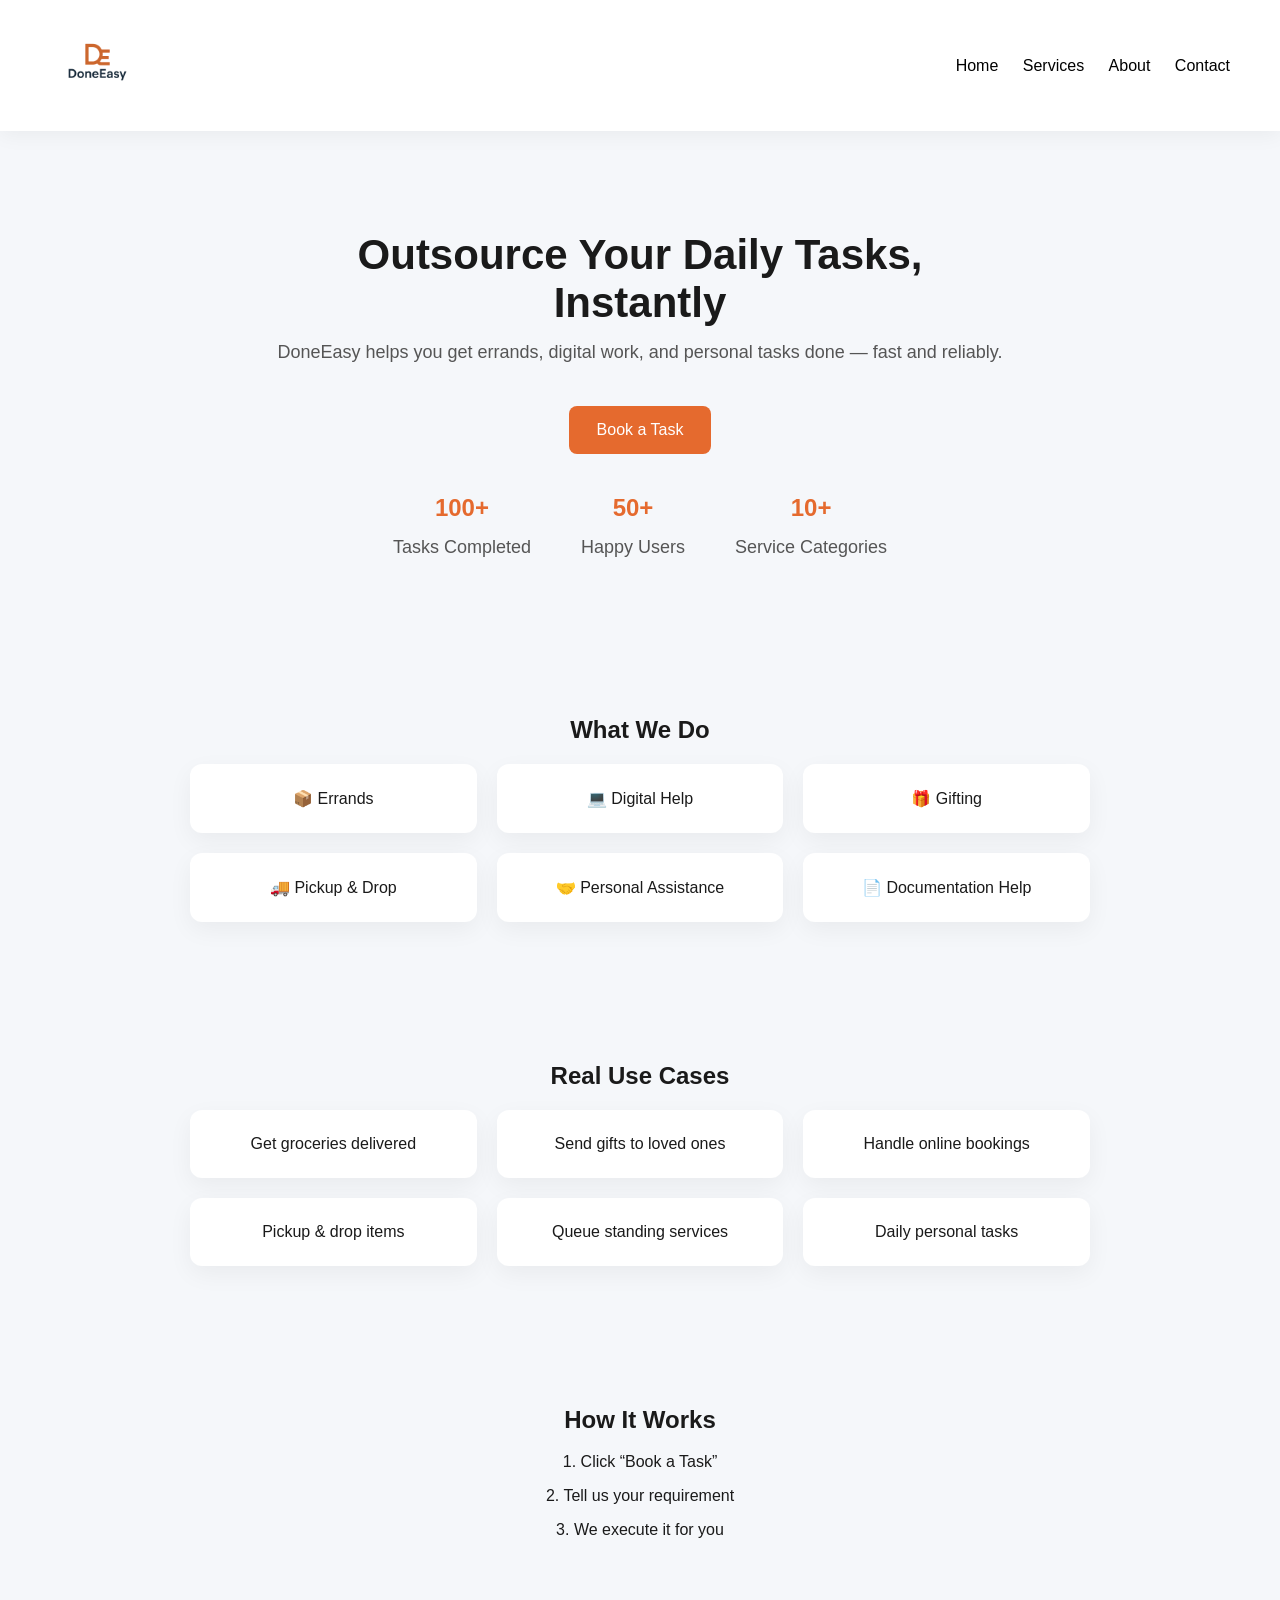
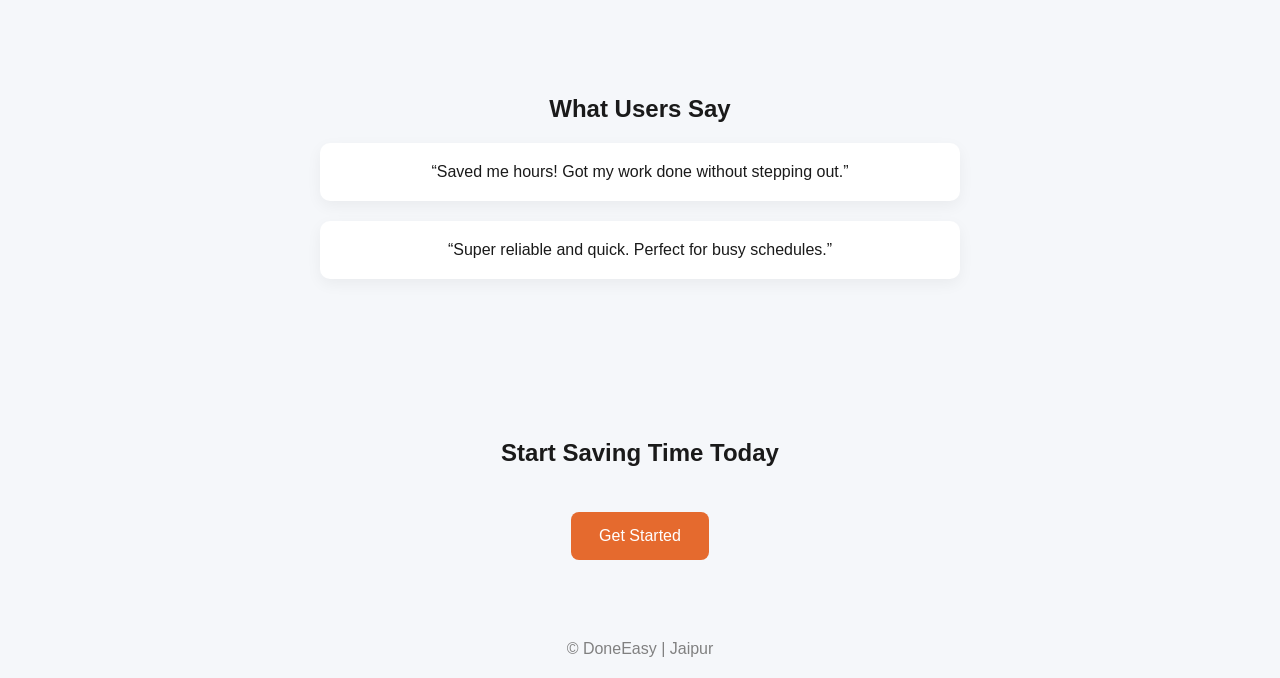
<file: index.html>
<!DOCTYPE html>
<html lang="en">
<head>
  <meta charset="UTF-8">
  <title>DoneEasy</title>
  <meta name="viewport" content="width=device-width, initial-scale=1.0">

  <style>
    body {
      margin: 0;
      font-family: 'Segoe UI', sans-serif;
      background: #F5F7FA;
      color: #1A1A1A;
    }

    /* NAVBAR */
   nav {
  display: flex;
  justify-content: space-between;
  align-items: center;

  padding: 18px 50px;
  background: white;
  box-shadow: 0 4px 20px rgba(0,0,0,0.05);
}

.logo {
  height: 95px;
}
    nav a {
      margin-left: 20px;
      text-decoration: none;
      color: black;
      font-weight: 500;
    }

    nav a:hover {
      color: #E56A2E;
    }

    /* HERO */
    .hero {
      text-align: center;
      padding: 100px 20px 60px;
    }

    .hero h1 {
      font-size: 42px;
      max-width: 700px;
      margin: auto;
    }

    .hero p {
      margin-top: 15px;
      color: #555;
      font-size: 18px;
    }

    .btn {
      background: #E56A2E;
      color: white;
      padding: 15px 28px;
      border: none;
      border-radius: 8px;
      font-size: 16px;
      margin-top: 25px;
      cursor: pointer;
      transition: 0.3s;
    }

    .btn:hover {
      background: #cf5a22;
    }

    section {
      padding: 60px 20px;
      text-align: center;
    }

    .grid {
      display: grid;
      grid-template-columns: repeat(3, 1fr);
      gap: 20px;
      max-width: 900px;
      margin: auto;
    }

    .card {
      background: white;
      padding: 25px;
      border-radius: 12px;
      box-shadow: 0 8px 25px rgba(0,0,0,0.05);
      transition: 0.3s;
    }

    .card:hover {
      transform: translateY(-5px);
    }

    /* STATS */
    .stats {
      display: flex;
      justify-content: center;
      gap: 50px;
      margin-top: 40px;
    }

    .stat h2 {
      color: #E56A2E;
      margin: 0;
    }

    /* TESTIMONIAL */
    .testimonial {
      max-width: 600px;
      margin: 20px auto;
      background: white;
      padding: 20px;
      border-radius: 10px;
      box-shadow: 0 5px 15px rgba(0,0,0,0.05);
    }

    footer {
      text-align: center;
      padding: 20px;
      color: gray;
    }

    /* MOBILE */
    @media(max-width:768px){
      .grid {
        grid-template-columns: 1fr;
      }

      .stats {
        flex-direction: column;
        gap: 20px;
      }

      .hero h1 {
        font-size: 28px;
      }
    }
  </style>
</head>

<body>

<!-- NAVBAR -->
<nav>
  <img src="logo.png" class="logo">

  <div>
    <a href="#">Home</a>
    <a href="#">Services</a>
   <a href="about us.html">About</a>
    <a href="#">Contact</a>
  </div>
</nav>

<!-- HERO -->
<section class="hero">
  <h1>Outsource Your Daily Tasks, Instantly</h1>
  <p>DoneEasy helps you get errands, digital work, and personal tasks done — fast and reliably.</p>

  <a href="https://wa.me/919772125109?text=Hi%2C%20I%20would%20like%20to%20book%20a%20service%20with%20DoneEasy" target="_blank">
    <button class="btn">Book a Task</button>
  </a>

  <div class="stats">
    <div class="stat">
      <h2>100+</h2>
      <p>Tasks Completed</p>
    </div>
    <div class="stat">
      <h2>50+</h2>
      <p>Happy Users</p>
    </div>
    <div class="stat">
      <h2>10+</h2>
      <p>Service Categories</p>
    </div>
  </div>
</section>

<!-- SERVICES -->
<section>
  <h2>What We Do</h2>

  <div class="grid">
    <div class="card">📦 Errands</div>
    <div class="card">💻 Digital Help</div>
    <div class="card">🎁 Gifting</div>
    <div class="card">🚚 Pickup & Drop</div>
    <div class="card">🤝 Personal Assistance</div>
    <div class="card">📄 Documentation Help</div>
  </div>
</section>

<!-- USE CASES -->
<section>
  <h2>Real Use Cases</h2>

  <div class="grid">
    <div class="card">Get groceries delivered</div>
    <div class="card">Send gifts to loved ones</div>
    <div class="card">Handle online bookings</div>
    <div class="card">Pickup & drop items</div>
    <div class="card">Queue standing services</div>
    <div class="card">Daily personal tasks</div>
  </div>
</section>

<!-- HOW -->
<section>
  <h2>How It Works</h2>
  <p>1. Click “Book a Task”</p>
  <p>2. Tell us your requirement</p>
  <p>3. We execute it for you</p>
</section>

<!-- TESTIMONIALS -->
<section>
  <h2>What Users Say</h2>

  <div class="testimonial">
    “Saved me hours! Got my work done without stepping out.”
  </div>

  <div class="testimonial">
    “Super reliable and quick. Perfect for busy schedules.”
  </div>
</section>

<!-- CTA -->
<section>
  <h2>Start Saving Time Today</h2>

  <a href="https://wa.me/919772125109?text=Hi%2C%20I%20would%20like%20to%20book%20a%20service%20with%20DoneEasy" target="_blank">
    <button class="btn">Get Started</button>
  </a>
</section>

<!-- FOOTER -->
<footer>
  © DoneEasy | Jaipur
</footer>

</body>
</html>
</file>
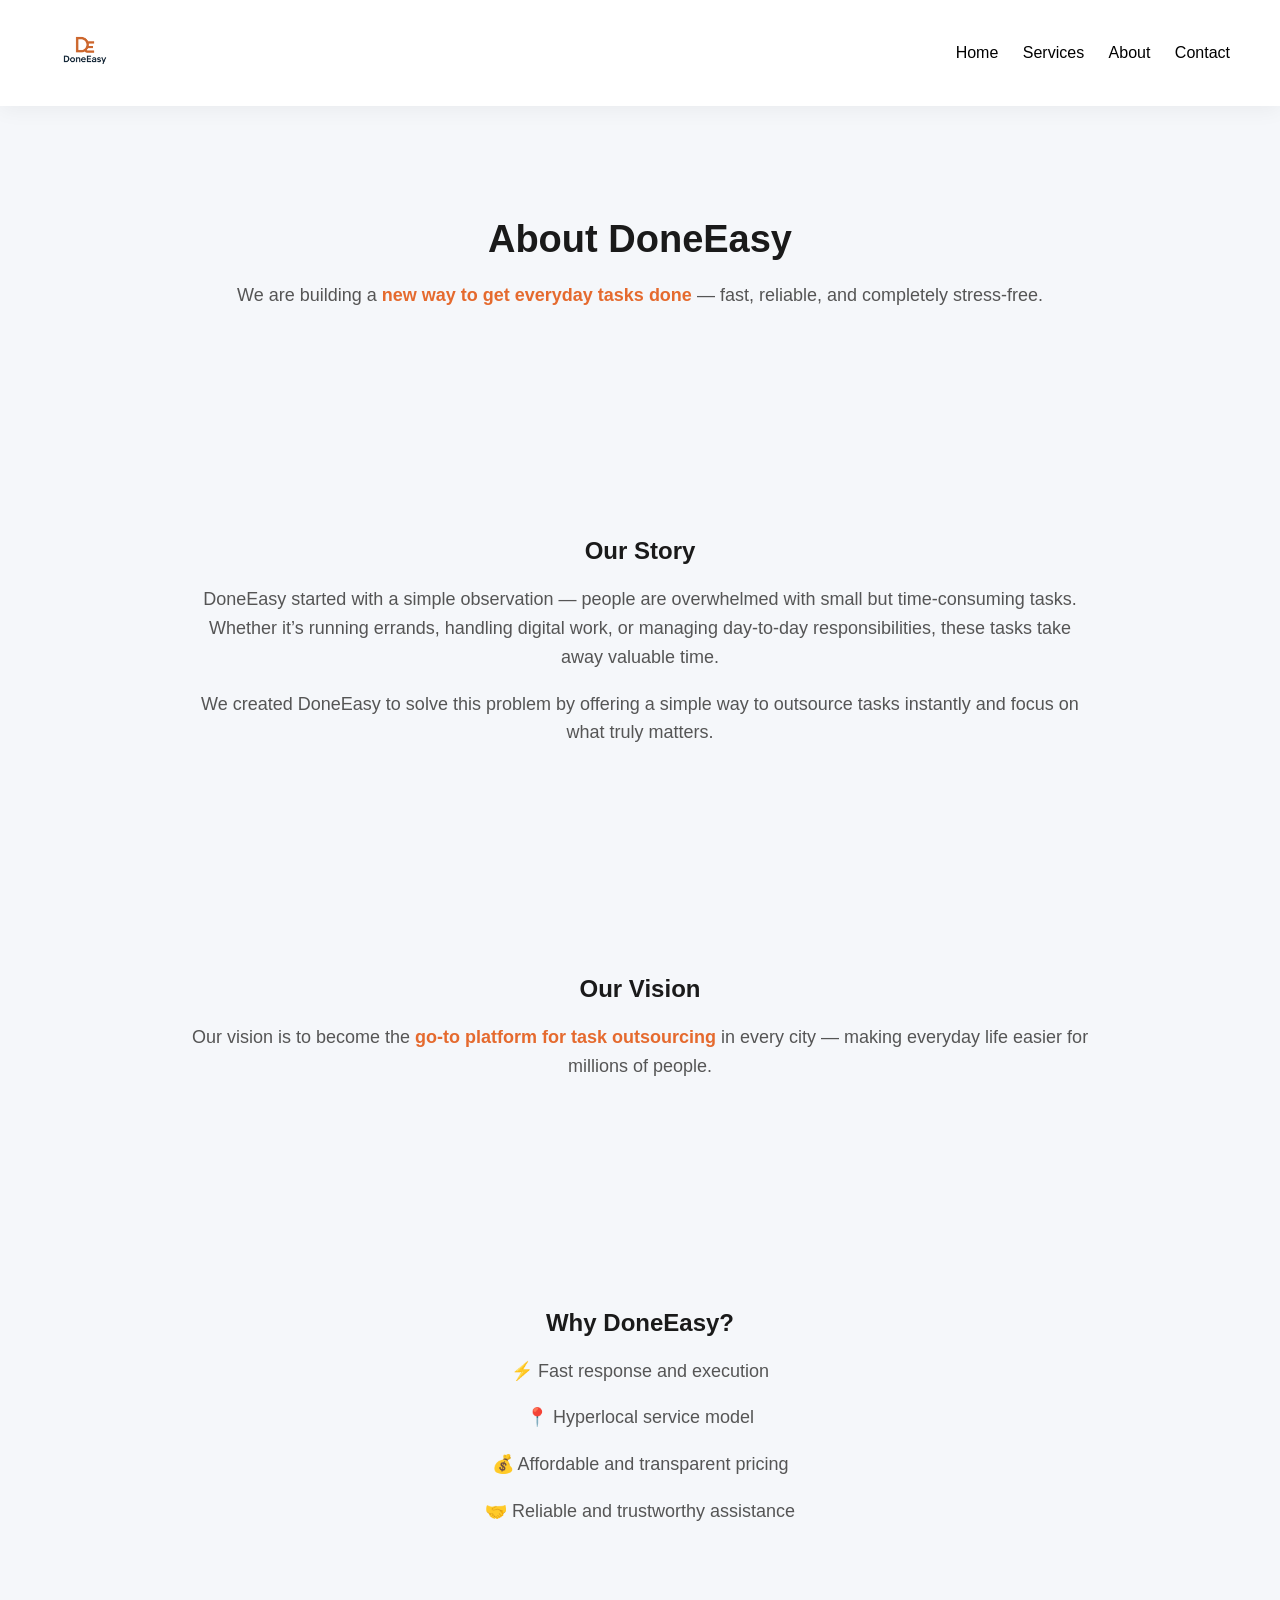
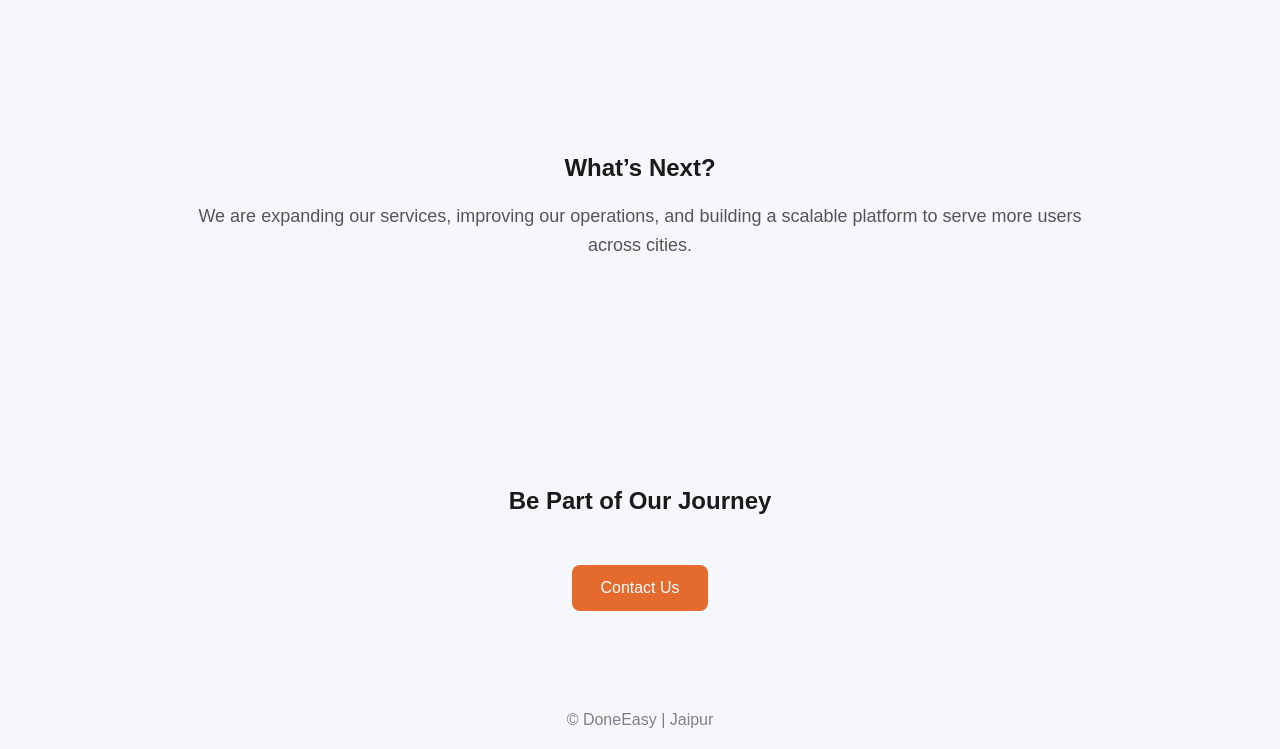
<file: about us.html>
<!DOCTYPE html>
<html lang="en">
<head>
  <meta charset="UTF-8">
  <title>About Us - DoneEasy</title>
  <meta name="viewport" content="width=device-width, initial-scale=1.0">

  <style>
    body {
      margin: 0;
      font-family: 'Segoe UI', sans-serif;
      background: #F5F7FA;
      color: #1A1A1A;
    }

    /* NAVBAR */
    nav {
      display: flex;
      justify-content: space-between;
      align-items: center;
      padding: 18px 50px;
      background: white;
      box-shadow: 0 4px 20px rgba(0,0,0,0.05);
    }

    .logo {
      height: 70px;
    }

    nav a {
      margin-left: 20px;
      text-decoration: none;
      color: black;
      font-weight: 500;
    }

    nav a:hover {
      color: #E56A2E;
    }

    section {
      padding: 80px 20px;
      text-align: center;
      max-width: 900px;
      margin: auto;
    }

    h1 {
      font-size: 38px;
      margin-bottom: 20px;
    }

    h2 {
      margin-top: 50px;
    }

    p {
      color: #555;
      font-size: 18px;
      line-height: 1.6;
    }

    .highlight {
      color: #E56A2E;
      font-weight: bold;
    }

    .btn {
      background: #E56A2E;
      color: white;
      padding: 14px 28px;
      border: none;
      border-radius: 8px;
      margin-top: 30px;
      cursor: pointer;
      font-size: 16px;
    }

    footer {
      text-align: center;
      padding: 20px;
      color: gray;
    }
  </style>
</head>

<body>

<!-- NAVBAR -->
<nav>
  <img src="logo.png" class="logo">

  <div>
    <a href="index.html">Home</a>
    <a href="#">Services</a>
    <a href="about.html">About</a>
    <a href="#">Contact</a>
  </div>
</nav>

<!-- HERO -->
<section>
  <h1>About DoneEasy</h1>
  <p>
    We are building a <span class="highlight">new way to get everyday tasks done</span> —
    fast, reliable, and completely stress-free.
  </p>
</section>

<!-- STORY -->
<section>
  <h2>Our Story</h2>
  <p>
    DoneEasy started with a simple observation — people are overwhelmed with
    small but time-consuming tasks. Whether it’s running errands, handling digital work,
    or managing day-to-day responsibilities, these tasks take away valuable time.
  </p>

  <p>
    We created DoneEasy to solve this problem by offering a simple way to
    outsource tasks instantly and focus on what truly matters.
  </p>
</section>

<!-- VISION -->
<section>
  <h2>Our Vision</h2>
  <p>
    Our vision is to become the <span class="highlight">go-to platform for task outsourcing</span>
    in every city — making everyday life easier for millions of people.
  </p>
</section>

<!-- WHY US -->
<section>
  <h2>Why DoneEasy?</h2>
  <p>⚡ Fast response and execution</p>
  <p>📍 Hyperlocal service model</p>
  <p>💰 Affordable and transparent pricing</p>
  <p>🤝 Reliable and trustworthy assistance</p>
</section>

<!-- FUTURE -->
<section>
  <h2>What’s Next?</h2>
  <p>
    We are expanding our services, improving our operations, and building
    a scalable platform to serve more users across cities.
  </p>
</section>

<!-- CTA -->
<section>
  <h2>Be Part of Our Journey</h2>

  <a href="https://wa.me/919772125109?text=Hi%2C%20I%20want%20to%20know%20more%20about%20DoneEasy" target="_blank">
    <button class="btn">Contact Us</button>
  </a>
</section>

<footer>
  © DoneEasy | Jaipur
</footer>

</body>
</html>
</file>
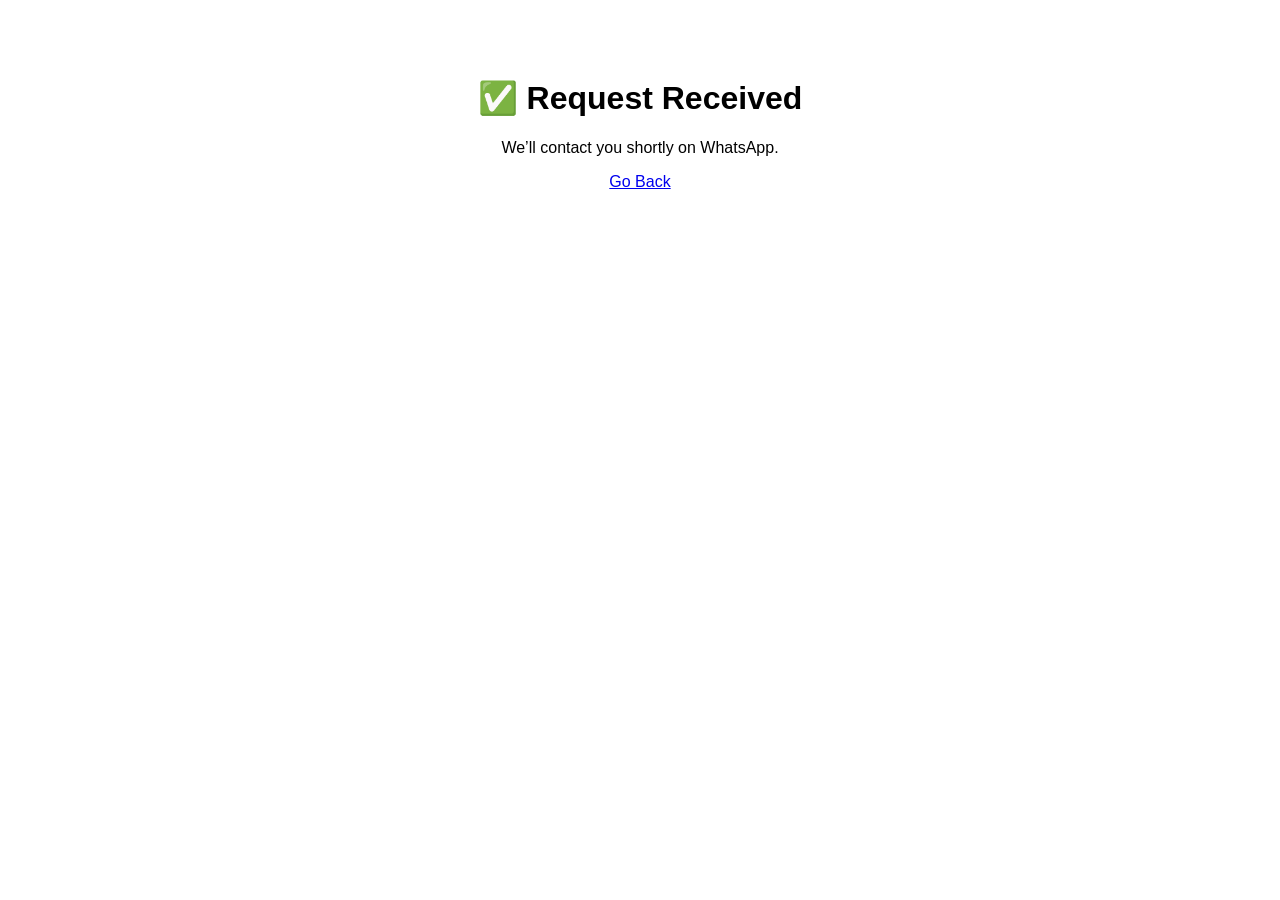
<file: success.html>
<!DOCTYPE html>
<html>
<head>
  <title>Thank You</title>
</head>
<body style="font-family:Arial; text-align:center; padding:50px;">
  <h1>✅ Request Received</h1>
  <p>We’ll contact you shortly on WhatsApp.</p>
  <a href="/">Go Back</a>
</body>
</html>
</file>
